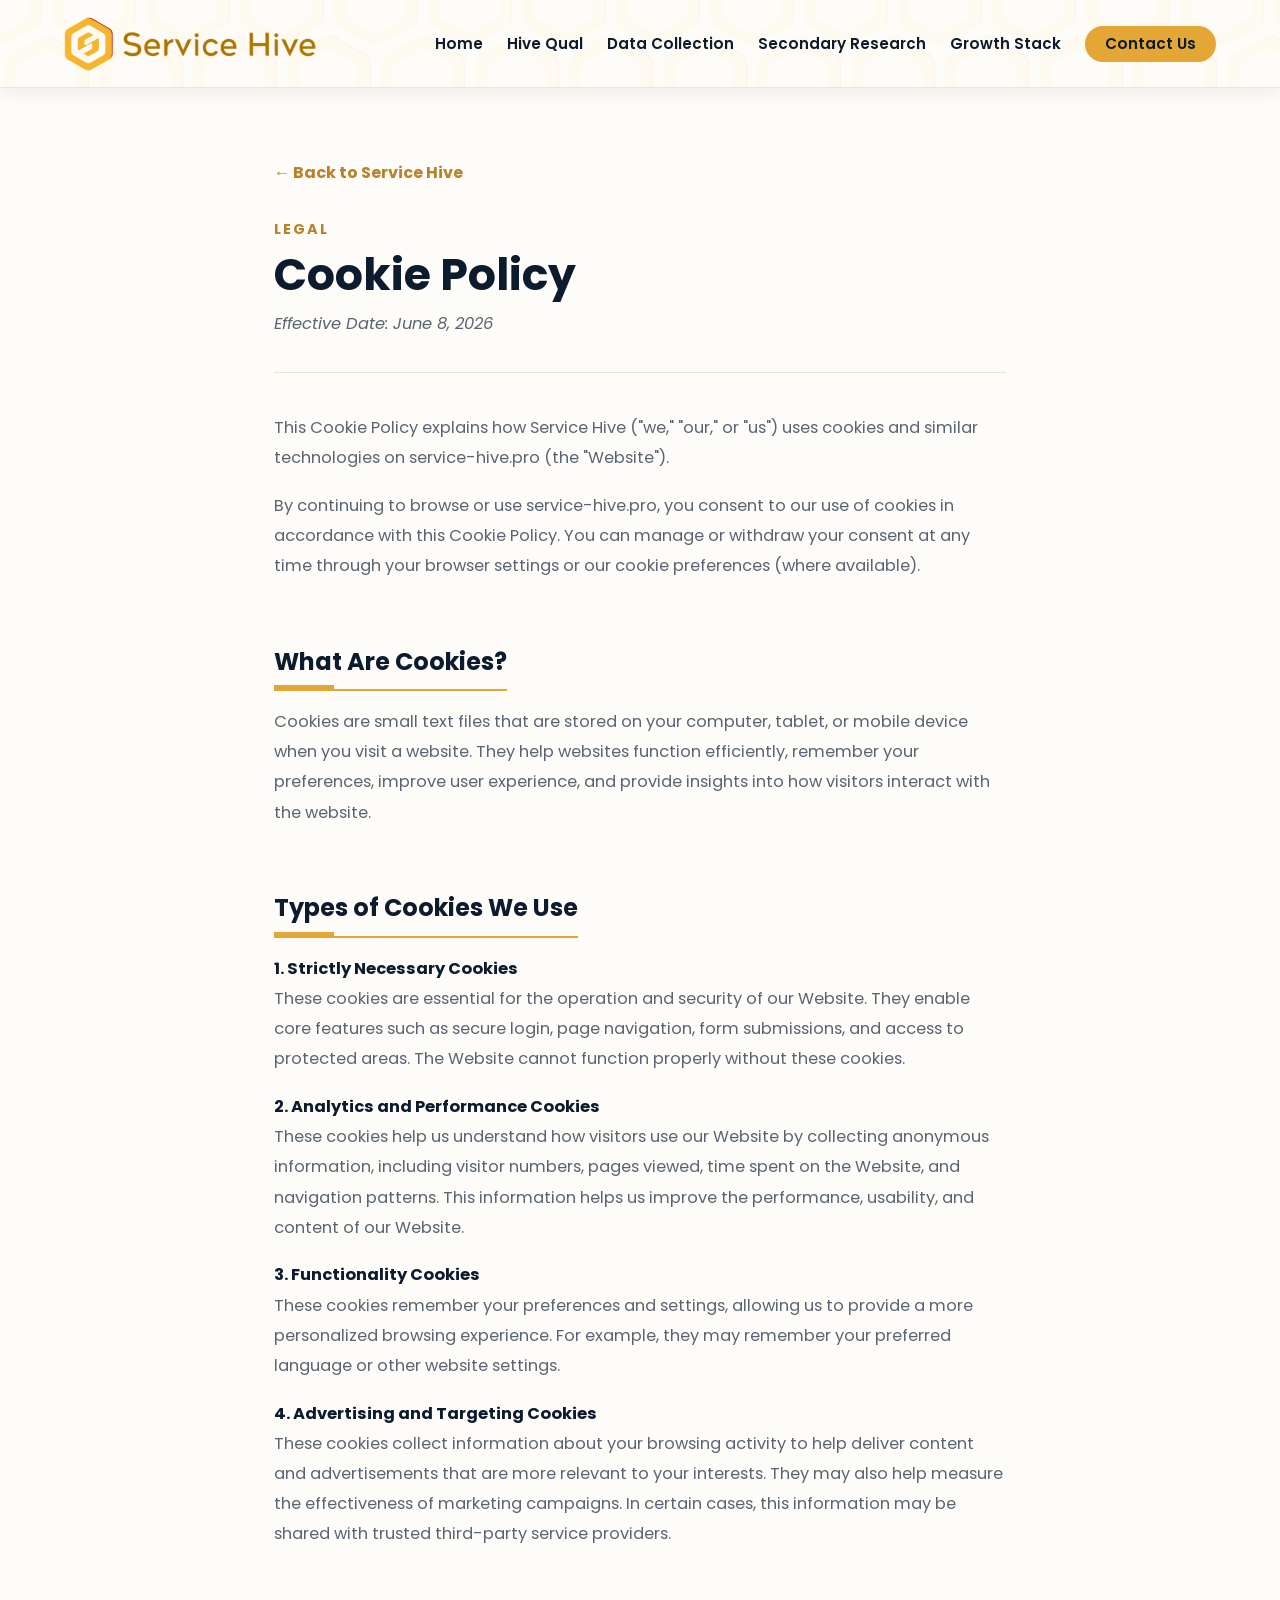
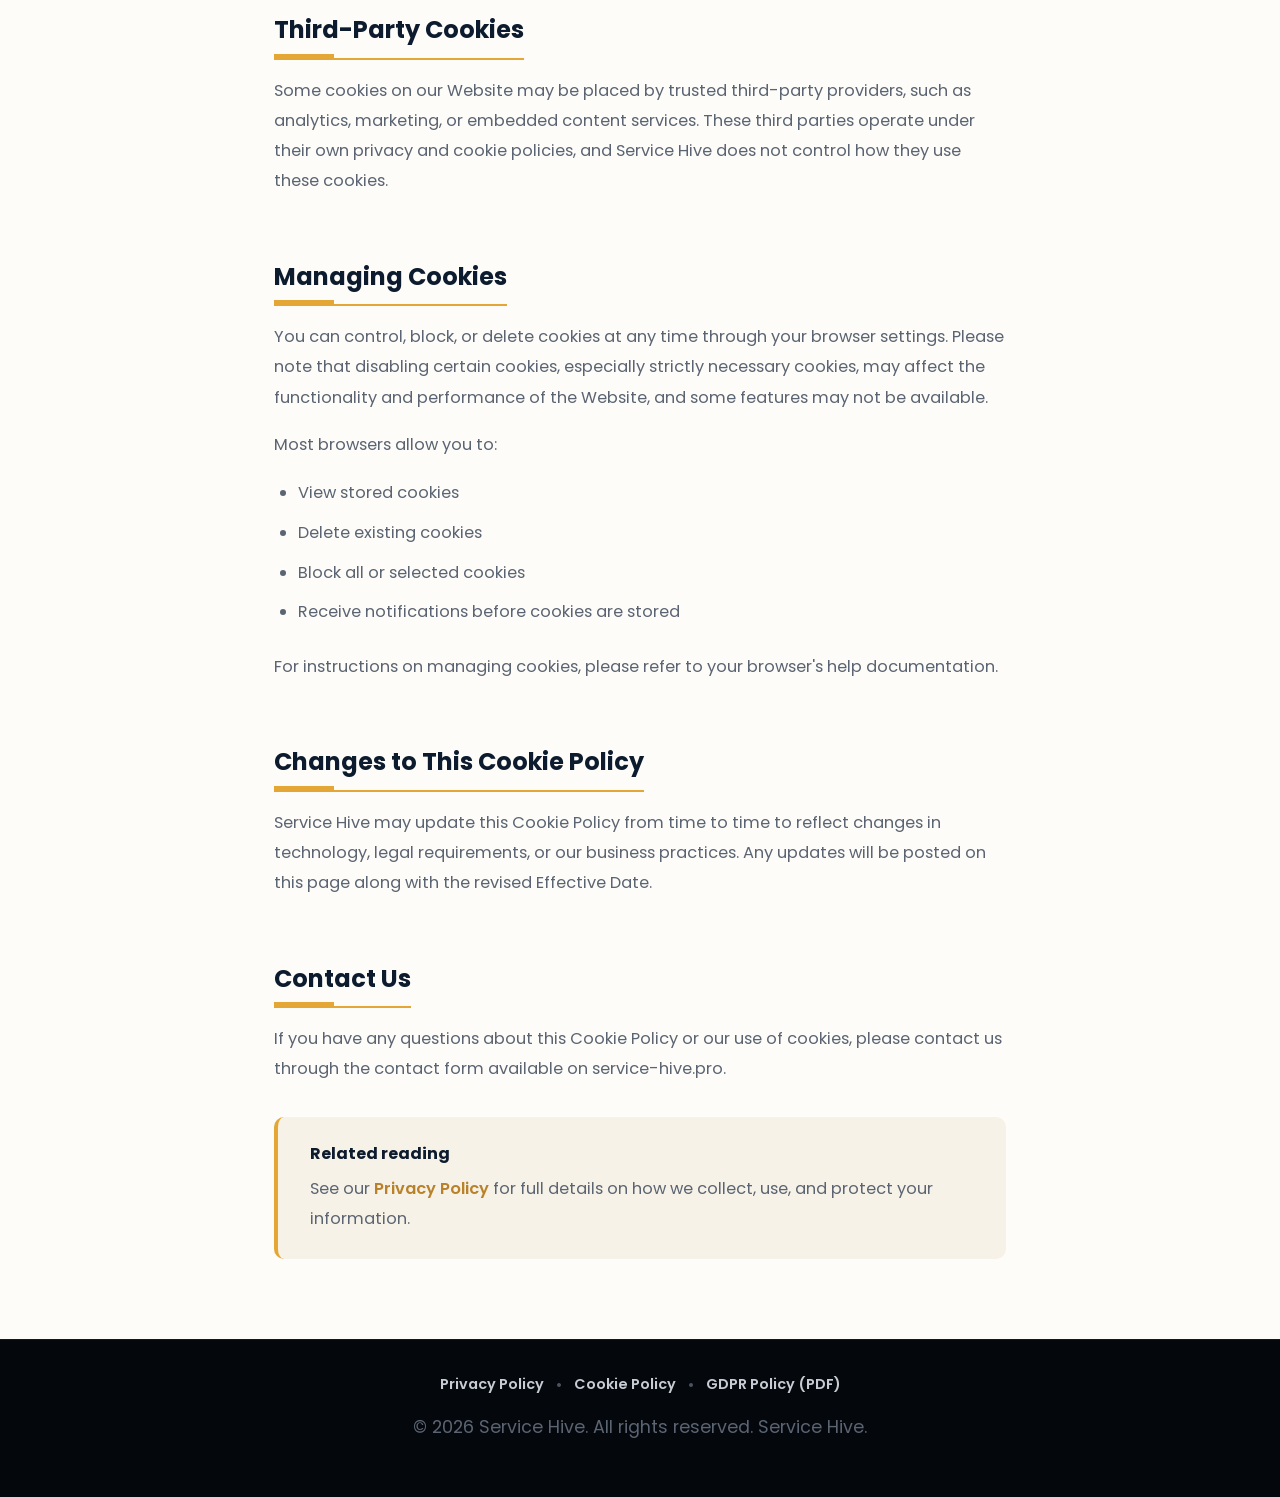
<file: cookie-policy.html>
<!DOCTYPE html>
<html lang="en">
<head>
    <meta charset="UTF-8">
    <meta name="viewport" content="width=device-width, initial-scale=1.0">
    <title>Cookie Policy | Service Hive</title>
    <link href="https://fonts.googleapis.com/css2?family=Poppins:wght@300;400;500;600;700;800&family=Merriweather:ital@0;1&display=swap" rel="stylesheet">
    <link rel="icon" type="image/png" href="assets/logo-icon.png">
    <link rel="stylesheet" href="assets/style.css">
</head>
<body>

    <!-- Navigation -->
    <nav>
        <div class="nav-bg"></div>

        <a href="index.html" class="logo" style="text-decoration:none;">
            <img src="assets/logo-full.png" alt="Service Hive" class="logo-full">
        </a>

        <div class="menu-toggle" id="mobile-menu">
            <span></span>
            <span></span>
            <span></span>
        </div>

        <div class="nav-links" id="nav-links">
            <a href="index.html#home">Home</a>
            <a href="index.html#qual">Hive Qual</a>
            <a href="index.html#data">Data Collection</a>
            <a href="index.html#secondary">Secondary Research</a>
            <a href="index.html#growth">Growth Stack</a>
            <a href="index.html#contact" class="btn">Contact Us</a>
        </div>
    </nav>

    <div class="legal-page">
        <a href="index.html" class="legal-back-link">&larr; Back to Service Hive</a>

        <div class="legal-eyebrow">Legal</div>
        <h1>Cookie Policy</h1>
        <p class="legal-updated">Effective Date: June 8, 2026</p>

        <p>This Cookie Policy explains how Service Hive ("we," "our," or "us") uses cookies and similar technologies on service-hive.pro (the "Website").</p>

        <p>By continuing to browse or use service-hive.pro, you consent to our use of cookies in accordance with this Cookie Policy. You can manage or withdraw your consent at any time through your browser settings or our cookie preferences (where available).</p>

        <h2>What Are Cookies?</h2>
        <p>Cookies are small text files that are stored on your computer, tablet, or mobile device when you visit a website. They help websites function efficiently, remember your preferences, improve user experience, and provide insights into how visitors interact with the website.</p>

        <h2>Types of Cookies We Use</h2>

        <p><strong>1. Strictly Necessary Cookies</strong><br>
        These cookies are essential for the operation and security of our Website. They enable core features such as secure login, page navigation, form submissions, and access to protected areas. The Website cannot function properly without these cookies.</p>

        <p><strong>2. Analytics and Performance Cookies</strong><br>
        These cookies help us understand how visitors use our Website by collecting anonymous information, including visitor numbers, pages viewed, time spent on the Website, and navigation patterns. This information helps us improve the performance, usability, and content of our Website.</p>

        <p><strong>3. Functionality Cookies</strong><br>
        These cookies remember your preferences and settings, allowing us to provide a more personalized browsing experience. For example, they may remember your preferred language or other website settings.</p>

        <p><strong>4. Advertising and Targeting Cookies</strong><br>
        These cookies collect information about your browsing activity to help deliver content and advertisements that are more relevant to your interests. They may also help measure the effectiveness of marketing campaigns. In certain cases, this information may be shared with trusted third-party service providers.</p>

        <h2>Third-Party Cookies</h2>
        <p>Some cookies on our Website may be placed by trusted third-party providers, such as analytics, marketing, or embedded content services. These third parties operate under their own privacy and cookie policies, and Service Hive does not control how they use these cookies.</p>

        <h2>Managing Cookies</h2>
        <p>You can control, block, or delete cookies at any time through your browser settings. Please note that disabling certain cookies, especially strictly necessary cookies, may affect the functionality and performance of the Website, and some features may not be available.</p>

        <p>Most browsers allow you to:</p>
        <ul>
            <li>View stored cookies</li>
            <li>Delete existing cookies</li>
            <li>Block all or selected cookies</li>
            <li>Receive notifications before cookies are stored</li>
        </ul>
        <p>For instructions on managing cookies, please refer to your browser's help documentation.</p>

        <h2>Changes to This Cookie Policy</h2>
        <p>Service Hive may update this Cookie Policy from time to time to reflect changes in technology, legal requirements, or our business practices. Any updates will be posted on this page along with the revised Effective Date.</p>

        <h2>Contact Us</h2>
        <p>If you have any questions about this Cookie Policy or our use of cookies, please contact us through the contact form available on service-hive.pro.</p>

        <div class="legal-contact-box">
            <strong>Related reading</strong>
            <p style="margin-bottom:0; margin-top:0.5rem;">See our <a href="privacy-policy.html" target="_blank" rel="noopener" style="color: var(--primary-honey-dark); font-weight:600;">Privacy Policy</a> for full details on how we collect, use, and protect your information.</p>
        </div>
    </div>

    <div class="footer-bottom">
        <div class="footer-legal-links">
            <a href="privacy-policy.html" target="_blank" rel="noopener">Privacy Policy</a>
            <span class="footer-dot">•</span>
            <a href="cookie-policy.html" target="_blank" rel="noopener">Cookie Policy</a>
            <span class="footer-dot">•</span>
            <a href="assets/documents/ServiceHive_GDPR_Policy.pdf" download>GDPR Policy (PDF)</a>
        </div>
        <p>&copy; 2026 Service Hive. All rights reserved. Service Hive.</p>
    </div>

    <script>
        const mobileMenu = document.getElementById('mobile-menu');
        const navLinks = document.getElementById('nav-links');
        const navItems = document.querySelectorAll('.nav-links a');
        mobileMenu.addEventListener('click', () => {
            mobileMenu.classList.toggle('active');
            navLinks.classList.toggle('active');
        });
        navItems.forEach(item => {
            item.addEventListener('click', () => {
                mobileMenu.classList.remove('active');
                navLinks.classList.remove('active');
            });
        });
    </script>

</body>
</html>
</file>
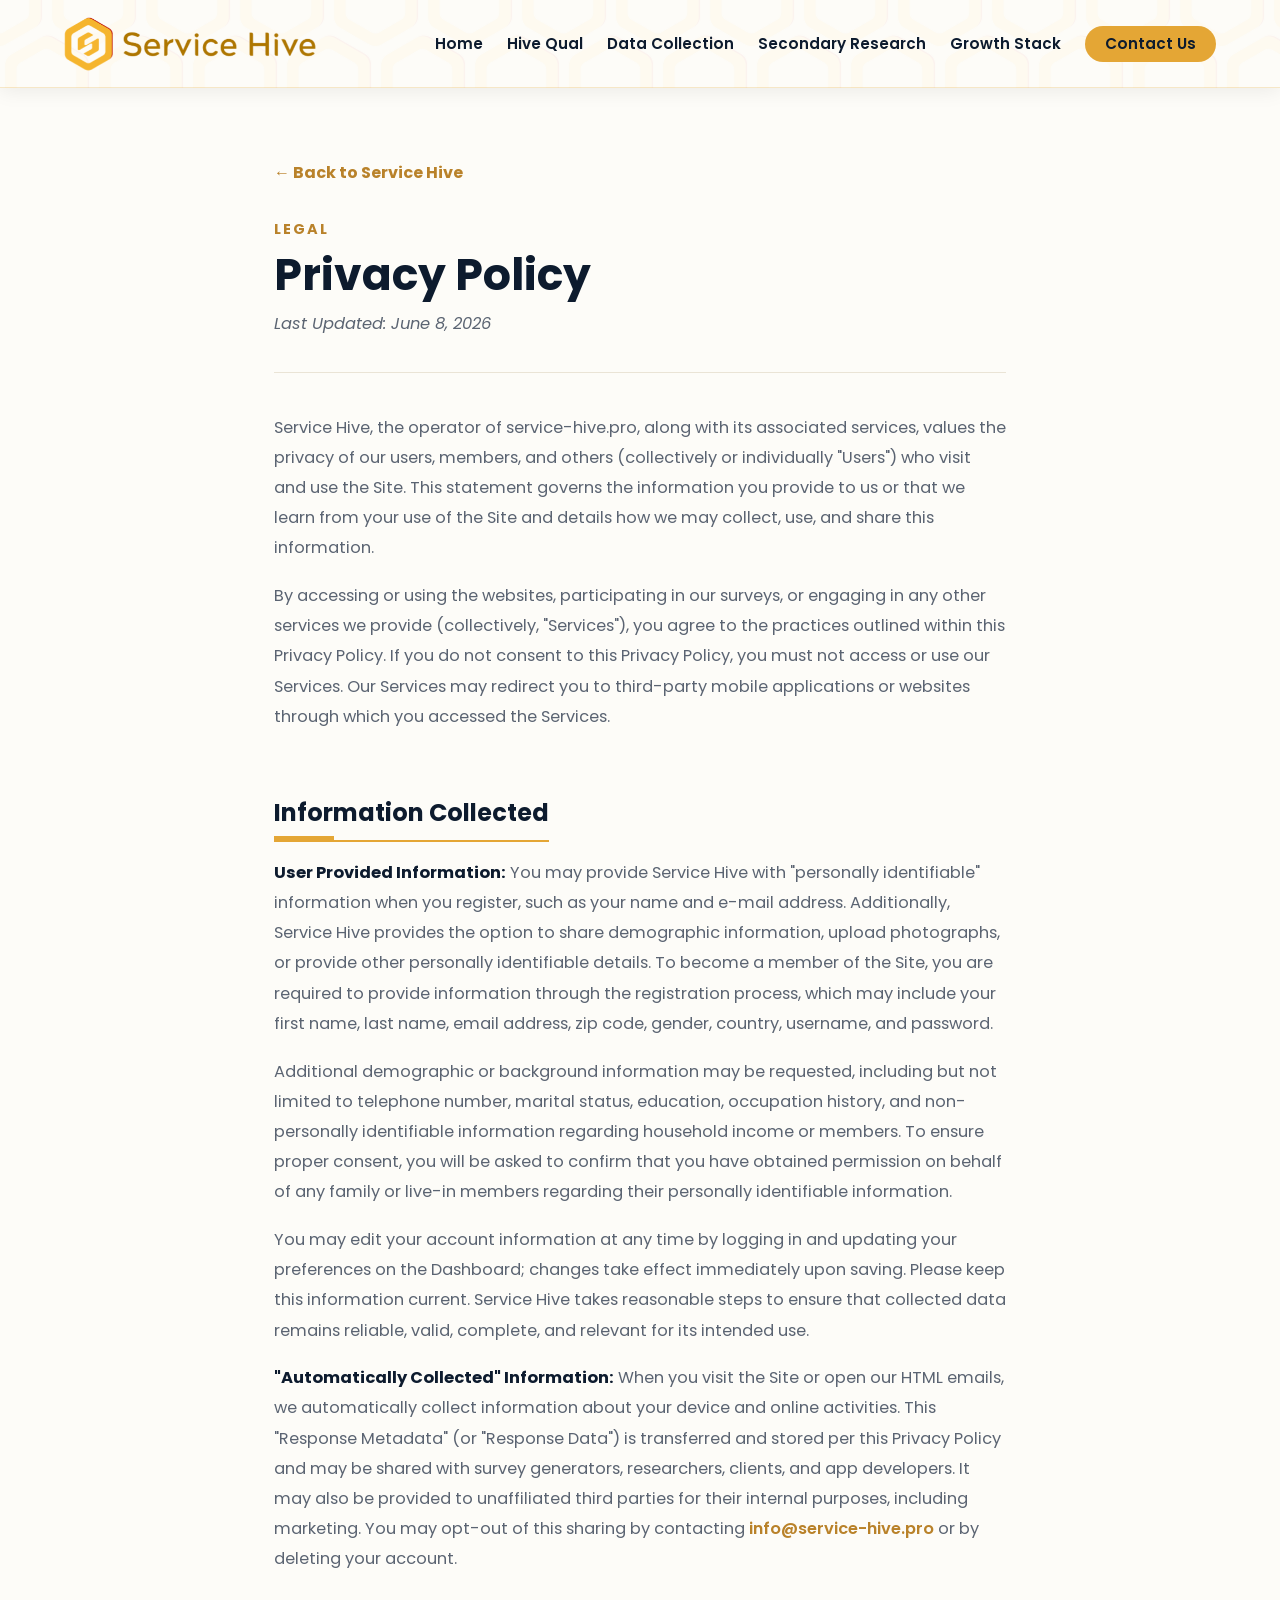
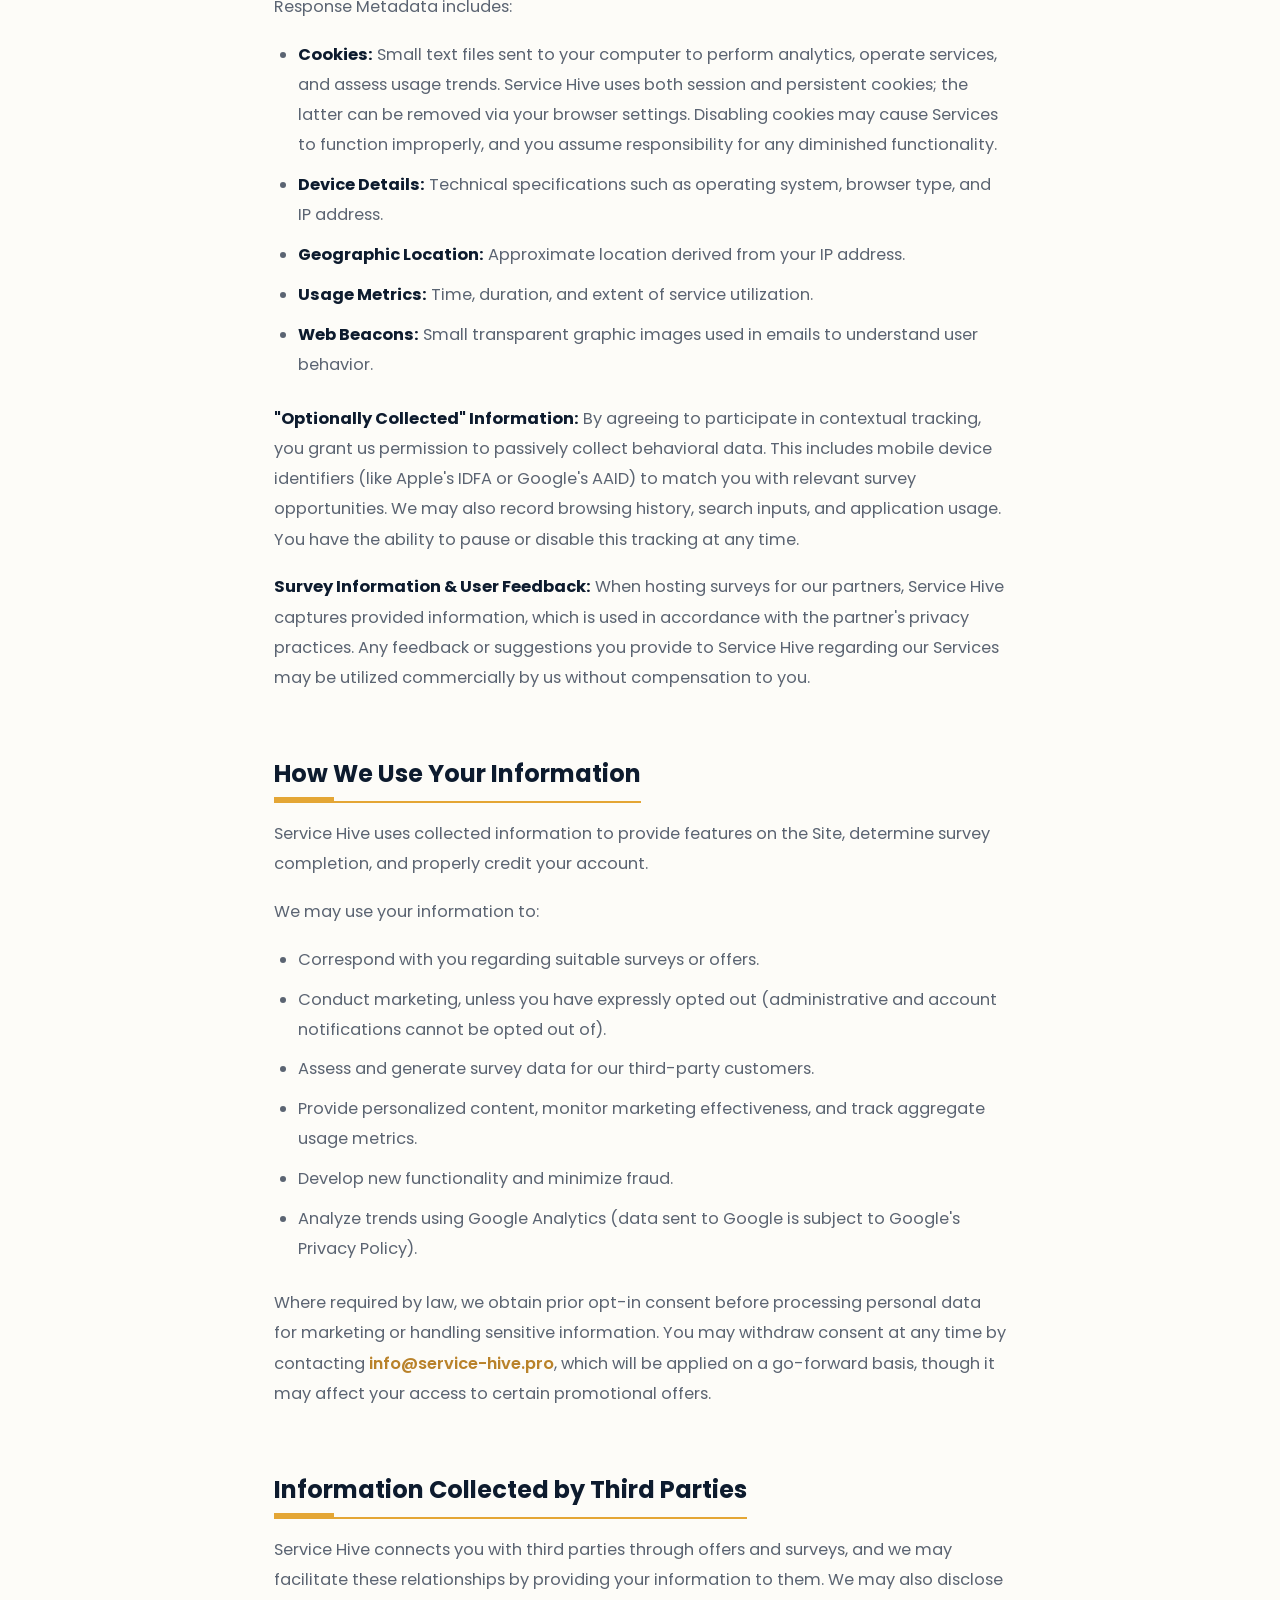
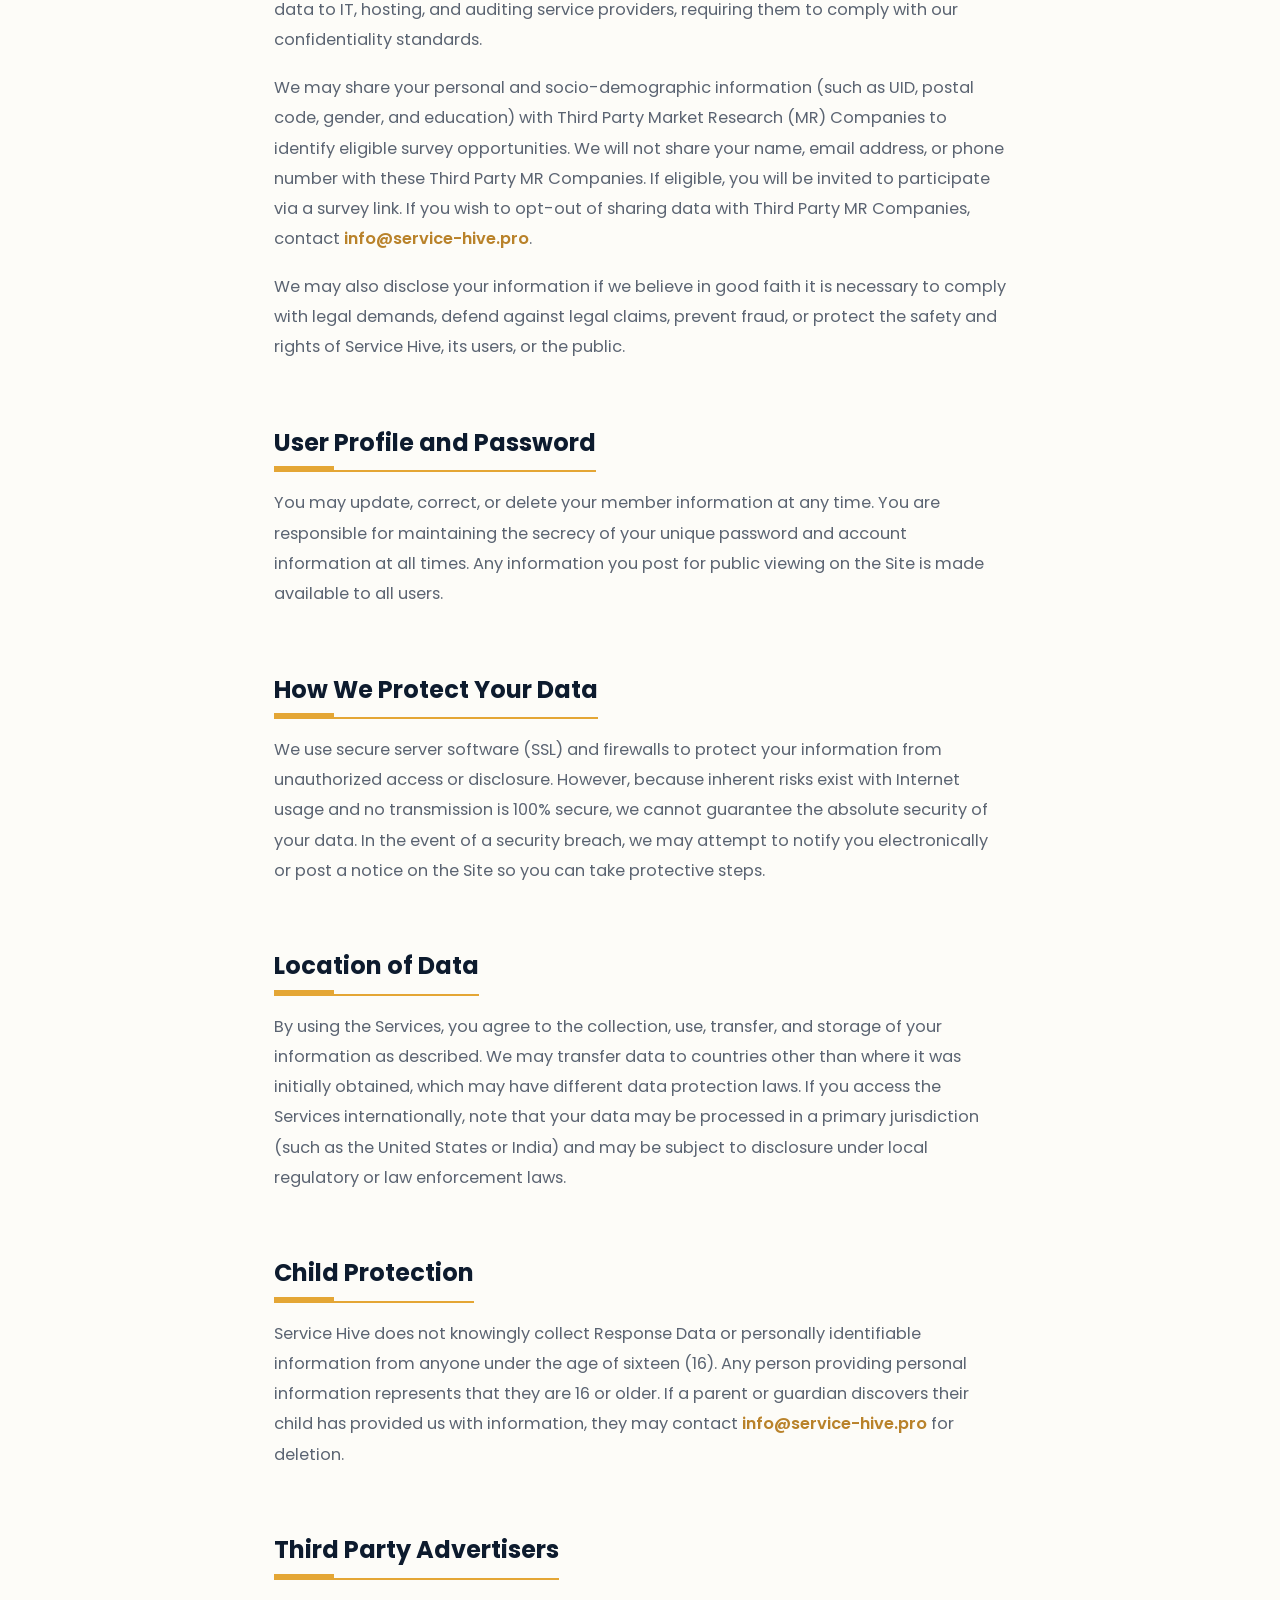
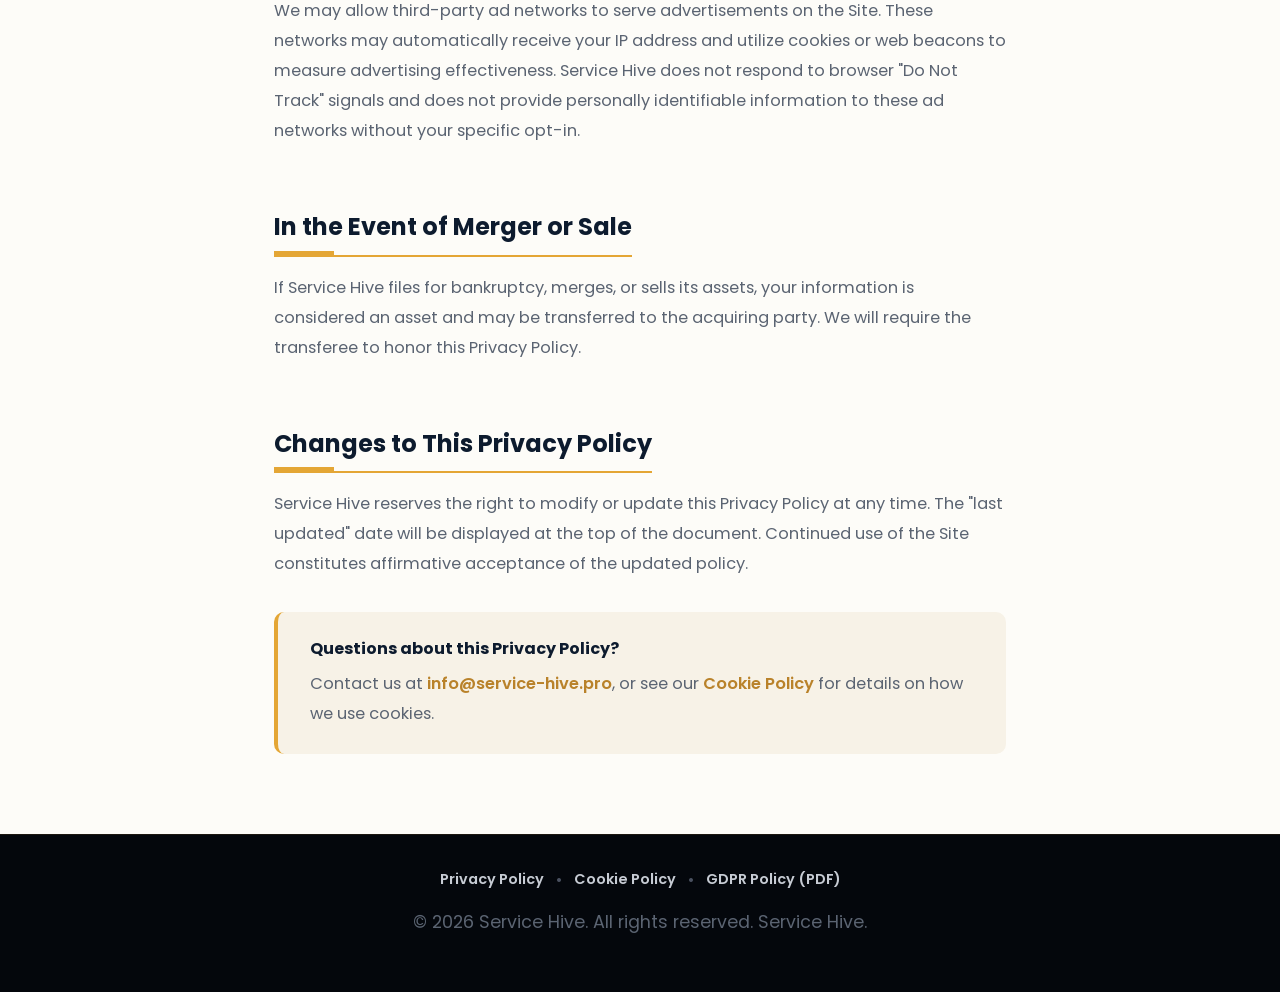
<file: privacy-policy.html>
<!DOCTYPE html>
<html lang="en">
<head>
    <meta charset="UTF-8">
    <meta name="viewport" content="width=device-width, initial-scale=1.0">
    <title>Privacy Policy | Service Hive</title>
    <link href="https://fonts.googleapis.com/css2?family=Poppins:wght@300;400;500;600;700;800&family=Merriweather:ital@0;1&display=swap" rel="stylesheet">
    <link rel="icon" type="image/png" href="assets/logo-icon.png">
    <link rel="stylesheet" href="assets/style.css">
</head>
<body>

    <!-- Navigation -->
    <nav>
        <div class="nav-bg"></div>

        <a href="index.html" class="logo" style="text-decoration:none;">
            <img src="assets/logo-full.png" alt="Service Hive" class="logo-full">
        </a>

        <div class="menu-toggle" id="mobile-menu">
            <span></span>
            <span></span>
            <span></span>
        </div>

        <div class="nav-links" id="nav-links">
            <a href="index.html#home">Home</a>
            <a href="index.html#qual">Hive Qual</a>
            <a href="index.html#data">Data Collection</a>
            <a href="index.html#secondary">Secondary Research</a>
            <a href="index.html#growth">Growth Stack</a>
            <a href="index.html#contact" class="btn">Contact Us</a>
        </div>
    </nav>

    <div class="legal-page">
        <a href="index.html" class="legal-back-link">&larr; Back to Service Hive</a>

        <div class="legal-eyebrow">Legal</div>
        <h1>Privacy Policy</h1>
        <p class="legal-updated">Last Updated: June 8, 2026</p>

        <p>Service Hive, the operator of service-hive.pro, along with its associated services, values the privacy of our users, members, and others (collectively or individually "Users") who visit and use the Site. This statement governs the information you provide to us or that we learn from your use of the Site and details how we may collect, use, and share this information.</p>

        <p>By accessing or using the websites, participating in our surveys, or engaging in any other services we provide (collectively, "Services"), you agree to the practices outlined within this Privacy Policy. If you do not consent to this Privacy Policy, you must not access or use our Services. Our Services may redirect you to third-party mobile applications or websites through which you accessed the Services.</p>

        <h2>Information Collected</h2>

        <p><strong>User Provided Information:</strong> You may provide Service Hive with "personally identifiable" information when you register, such as your name and e-mail address. Additionally, Service Hive provides the option to share demographic information, upload photographs, or provide other personally identifiable details. To become a member of the Site, you are required to provide information through the registration process, which may include your first name, last name, email address, zip code, gender, country, username, and password.</p>

        <p>Additional demographic or background information may be requested, including but not limited to telephone number, marital status, education, occupation history, and non-personally identifiable information regarding household income or members. To ensure proper consent, you will be asked to confirm that you have obtained permission on behalf of any family or live-in members regarding their personally identifiable information.</p>

        <p>You may edit your account information at any time by logging in and updating your preferences on the Dashboard; changes take effect immediately upon saving. Please keep this information current. Service Hive takes reasonable steps to ensure that collected data remains reliable, valid, complete, and relevant for its intended use.</p>

        <p><strong>"Automatically Collected" Information:</strong> When you visit the Site or open our HTML emails, we automatically collect information about your device and online activities. This "Response Metadata" (or "Response Data") is transferred and stored per this Privacy Policy and may be shared with survey generators, researchers, clients, and app developers. It may also be provided to unaffiliated third parties for their internal purposes, including marketing. You may opt-out of this sharing by contacting <a href="mailto:info@service-hive.pro" style="color: var(--primary-honey-dark); font-weight:600;">info@service-hive.pro</a> or by deleting your account.</p>

        <p>Response Metadata includes:</p>
        <ul>
            <li><strong>Cookies:</strong> Small text files sent to your computer to perform analytics, operate services, and assess usage trends. Service Hive uses both session and persistent cookies; the latter can be removed via your browser settings. Disabling cookies may cause Services to function improperly, and you assume responsibility for any diminished functionality.</li>
            <li><strong>Device Details:</strong> Technical specifications such as operating system, browser type, and IP address.</li>
            <li><strong>Geographic Location:</strong> Approximate location derived from your IP address.</li>
            <li><strong>Usage Metrics:</strong> Time, duration, and extent of service utilization.</li>
            <li><strong>Web Beacons:</strong> Small transparent graphic images used in emails to understand user behavior.</li>
        </ul>

        <p><strong>"Optionally Collected" Information:</strong> By agreeing to participate in contextual tracking, you grant us permission to passively collect behavioral data. This includes mobile device identifiers (like Apple's IDFA or Google's AAID) to match you with relevant survey opportunities. We may also record browsing history, search inputs, and application usage. You have the ability to pause or disable this tracking at any time.</p>

        <p><strong>Survey Information & User Feedback:</strong> When hosting surveys for our partners, Service Hive captures provided information, which is used in accordance with the partner's privacy practices. Any feedback or suggestions you provide to Service Hive regarding our Services may be utilized commercially by us without compensation to you.</p>

        <h2>How We Use Your Information</h2>

        <p>Service Hive uses collected information to provide features on the Site, determine survey completion, and properly credit your account.</p>

        <p>We may use your information to:</p>
        <ul>
            <li>Correspond with you regarding suitable surveys or offers.</li>
            <li>Conduct marketing, unless you have expressly opted out (administrative and account notifications cannot be opted out of).</li>
            <li>Assess and generate survey data for our third-party customers.</li>
            <li>Provide personalized content, monitor marketing effectiveness, and track aggregate usage metrics.</li>
            <li>Develop new functionality and minimize fraud.</li>
            <li>Analyze trends using Google Analytics (data sent to Google is subject to Google's Privacy Policy).</li>
        </ul>

        <p>Where required by law, we obtain prior opt-in consent before processing personal data for marketing or handling sensitive information. You may withdraw consent at any time by contacting <a href="mailto:info@service-hive.pro" style="color: var(--primary-honey-dark); font-weight:600;">info@service-hive.pro</a>, which will be applied on a go-forward basis, though it may affect your access to certain promotional offers.</p>

        <h2>Information Collected by Third Parties</h2>

        <p>Service Hive connects you with third parties through offers and surveys, and we may facilitate these relationships by providing your information to them. We may also disclose data to IT, hosting, and auditing service providers, requiring them to comply with our confidentiality standards.</p>

        <p>We may share your personal and socio-demographic information (such as UID, postal code, gender, and education) with Third Party Market Research (MR) Companies to identify eligible survey opportunities. We will not share your name, email address, or phone number with these Third Party MR Companies. If eligible, you will be invited to participate via a survey link. If you wish to opt-out of sharing data with Third Party MR Companies, contact <a href="mailto:info@service-hive.pro" style="color: var(--primary-honey-dark); font-weight:600;">info@service-hive.pro</a>.</p>

        <p>We may also disclose your information if we believe in good faith it is necessary to comply with legal demands, defend against legal claims, prevent fraud, or protect the safety and rights of Service Hive, its users, or the public.</p>

        <h2>User Profile and Password</h2>

        <p>You may update, correct, or delete your member information at any time. You are responsible for maintaining the secrecy of your unique password and account information at all times. Any information you post for public viewing on the Site is made available to all users.</p>

        <h2>How We Protect Your Data</h2>

        <p>We use secure server software (SSL) and firewalls to protect your information from unauthorized access or disclosure. However, because inherent risks exist with Internet usage and no transmission is 100% secure, we cannot guarantee the absolute security of your data. In the event of a security breach, we may attempt to notify you electronically or post a notice on the Site so you can take protective steps.</p>

        <h2>Location of Data</h2>

        <p>By using the Services, you agree to the collection, use, transfer, and storage of your information as described. We may transfer data to countries other than where it was initially obtained, which may have different data protection laws. If you access the Services internationally, note that your data may be processed in a primary jurisdiction (such as the United States or India) and may be subject to disclosure under local regulatory or law enforcement laws.</p>

        <h2>Child Protection</h2>

        <p>Service Hive does not knowingly collect Response Data or personally identifiable information from anyone under the age of sixteen (16). Any person providing personal information represents that they are 16 or older. If a parent or guardian discovers their child has provided us with information, they may contact <a href="mailto:info@service-hive.pro" style="color: var(--primary-honey-dark); font-weight:600;">info@service-hive.pro</a> for deletion.</p>

        <h2>Third Party Advertisers</h2>

        <p>We may allow third-party ad networks to serve advertisements on the Site. These networks may automatically receive your IP address and utilize cookies or web beacons to measure advertising effectiveness. Service Hive does not respond to browser "Do Not Track" signals and does not provide personally identifiable information to these ad networks without your specific opt-in.</p>

        <h2>In the Event of Merger or Sale</h2>

        <p>If Service Hive files for bankruptcy, merges, or sells its assets, your information is considered an asset and may be transferred to the acquiring party. We will require the transferee to honor this Privacy Policy.</p>

        <h2>Changes to This Privacy Policy</h2>

        <p>Service Hive reserves the right to modify or update this Privacy Policy at any time. The "last updated" date will be displayed at the top of the document. Continued use of the Site constitutes affirmative acceptance of the updated policy.</p>

        <div class="legal-contact-box">
            <strong>Questions about this Privacy Policy?</strong>
            <p style="margin-bottom:0; margin-top:0.5rem;">Contact us at <a href="mailto:info@service-hive.pro" style="color: var(--primary-honey-dark); font-weight:600;">info@service-hive.pro</a>, or see our <a href="cookie-policy.html" target="_blank" rel="noopener" style="color: var(--primary-honey-dark); font-weight:600;">Cookie Policy</a> for details on how we use cookies.</p>
        </div>
    </div>

    <div class="footer-bottom">
        <div class="footer-legal-links">
            <a href="privacy-policy.html" target="_blank" rel="noopener">Privacy Policy</a>
            <span class="footer-dot">•</span>
            <a href="cookie-policy.html" target="_blank" rel="noopener">Cookie Policy</a>
            <span class="footer-dot">•</span>
            <a href="assets/documents/ServiceHive_GDPR_Policy.pdf" download>GDPR Policy (PDF)</a>
        </div>
        <p>&copy; 2026 Service Hive. All rights reserved. Service Hive.</p>
    </div>

    <script>
        const mobileMenu = document.getElementById('mobile-menu');
        const navLinks = document.getElementById('nav-links');
        const navItems = document.querySelectorAll('.nav-links a');
        mobileMenu.addEventListener('click', () => {
            mobileMenu.classList.toggle('active');
            navLinks.classList.toggle('active');
        });
        navItems.forEach(item => {
            item.addEventListener('click', () => {
                mobileMenu.classList.remove('active');
                navLinks.classList.remove('active');
            });
        });
    </script>

</body>
</html>
</file>
<file: assets/style.css>
:root {
            --navy-deep: #0D1B2E;
            --navy-base: #0F1F35;
            --navy-elevated: #14263E;
            --navy-elevated-2: #182B46;
            --primary-honey: #E4A635;
            --primary-honey-dark: #B9822A;
            --honey-light: #F0C666;
            --dark-text: #0D1B2E;
            --light-text: #5B6472;
            --light-bg: #FDFCF8;
            --white: #FFFFFF;
            --section-bg: #F7F2E7;
            --accent-hex: polygon(50% 0%, 100% 25%, 100% 75%, 50% 100%, 0% 75%, 0% 25%);
        }

        * {
            margin: 0;
            padding: 0;
            box-sizing: border-box;
        }

        body {
            font-family: 'Poppins', sans-serif;
            color: var(--dark-text);
            background-color: var(--light-bg);
            line-height: 1.6;
            overflow-x: hidden;
        }

        h1, h2, h3, h4 {
            font-weight: 700;
            color: var(--dark-text);
            margin-bottom: 1rem;
        }

        h1 { font-size: 3.5rem; line-height: 1.2; }
        h2 { font-size: 2.5rem; position: relative; padding-bottom: 10px; }
        h2::after {
            content: '';
            position: absolute;
            bottom: 0;
            left: 0;
            width: 60px;
            height: 4px;
            background-color: var(--primary-honey);
        }
        h3 { font-size: 1.5rem; color: var(--dark-text); font-weight: 600; }

        p {
            font-size: 1.1rem;
            color: var(--light-text);
            margin-bottom: 1.5rem;
        }

        a {
            text-decoration: none;
            color: inherit;
        }

        /* Navigation Redesign */
        nav {
            position: fixed;
            top: 0;
            width: 100%;
            height: 88px;
            display: flex;
            justify-content: space-between;
            align-items: center;
            z-index: 1000;
        }

        .nav-bg {
            position: absolute;
            top: 0; left: 0; right: 0;
            height: 88px; 
            background-color: rgba(253, 252, 248, 0.96);
            backdrop-filter: blur(10px);
            -webkit-backdrop-filter: blur(10px);
            /* Light honeycomb pattern */
            background-image: url("patterns/hex-tile.svg");
            background-repeat: repeat;
            box-shadow: 0 2px 20px rgba(0,0,0,0.08);
            border-bottom: 1px solid rgba(228,166,53,0.25);
            z-index: -2;
        }

        .logo {
            display: flex;
            align-items: center;
            gap: 16px;
            z-index: 1001; 
            padding: 0 25px 0 5%; 
        }

        .logo img.logo-full {
            height: 62px;
            width: auto;
            display: block;
        }

        .nav-links {
            display: flex;
            gap: 2rem;
            align-items: center;
            padding: 0 5%;
        }

        .nav-links a {
            font-weight: 600;
            color: var(--dark-text); /* Standard dark text */
            transition: color 0.3s;
        }

        .nav-links a:hover {
            color: var(--primary-honey);
        }

        .nav-links a.btn, .nav-links a.btn:hover {
            color: var(--navy-deep);
        }

        /* Generic & Nav Button */
        .btn {
            background-color: var(--primary-honey);
            color: var(--navy-deep);
            padding: 10px 24px; 
            border-radius: 30px;
            font-weight: 600;
            transition: background 0.3s, transform 0.2s;
            display: inline-block;
            text-align: center;
        }

        .nav-links .btn {
            padding: 6px 20px; /* Minimal padding for nav */
        }

        .btn:hover, .nav-links .btn:hover {
            background-color: var(--honey-light);
            color: var(--navy-deep);
            transform: translateY(-2px);
        }

        /* Mobile Menu Toggle */
        .menu-toggle {
            display: none;
            flex-direction: column;
            cursor: pointer;
            gap: 5px;
            z-index: 1001;
            height: 66px;
            justify-content: center;
            padding-right: 5%;
        }

        .menu-toggle span {
            width: 25px;
            height: 3px;
            background-color: var(--dark-text);
            transition: 0.3s;
            border-radius: 2px;
        }

        /* Sections */
        section {
            padding: 50px 5%; 
            position: relative;
            overflow: hidden;
            background-image: url("patterns/hex-tile.svg");
            background-repeat: repeat;
        }
        
        /* Ensure content stays above ambient texture */
        .hero-content, .hero-image-container, .split-content, .split-image, .grid-2, .grid-3, .contact-grid {
            position: relative;
            z-index: 2;
        }

        /* Hovering Bees Animation - Section Bound with Wide Movement */
        .bee {
            position: absolute;
            font-size: 1.8rem;
            z-index: 0;
            pointer-events: none; 
            opacity: 0.6;
            filter: drop-shadow(0 3px 5px rgba(0,0,0,0.15));
        }

        .bee-a { animation: sweep1 18s ease-in-out infinite alternate; }
        .bee-b { animation: sweep2 22s ease-in-out infinite alternate-reverse; }
        .bee-c { animation: sweep3 25s ease-in-out infinite alternate; }

        @keyframes sweep1 {
            0% { transform: translate(0, 0) rotate(-15deg); }
            50% { transform: translate(25vw, 15vh) rotate(10deg); }
            100% { transform: translate(50vw, -10vh) rotate(-15deg); }
        }
        @keyframes sweep2 {
            0% { transform: translate(0, 0) rotate(15deg) scaleX(-1); }
            50% { transform: translate(-30vw, -20vh) rotate(-10deg) scaleX(-1); }
            100% { transform: translate(-55vw, 15vh) rotate(5deg) scaleX(-1); }
        }
        @keyframes sweep3 {
            0% { transform: translate(0, 0) rotate(-5deg); }
            50% { transform: translate(15vw, -25vh) rotate(20deg); }
            100% { transform: translate(-15vw, 20vh) rotate(-10deg); }
        }

        /* Hero */
        .hero {
            min-height: 90vh; 
            display: flex;
            align-items: center;
            justify-content: space-between;
            padding-top: 195px; 
            padding-bottom: 2rem; 
            background: linear-gradient(135deg, rgba(253,252,248,0.95) 0%, rgba(253,252,248,0.82) 100%), 
                        url('https://images.unsplash.com/photo-1587049352847-4d4b1ed7ab8f?ixlib=rb-4.0.3&auto=format&fit=crop&w=2000&q=80') center/cover;
            gap: 4rem; 
        }

        .hero-content {
            max-width: 600px;
            flex: 1;
        }

        .hero-subtitle {
            font-size: 1.25rem;
            font-weight: 600;
            color: var(--primary-honey-dark);
            margin-bottom: 2rem;
            text-transform: uppercase;
            letter-spacing: 2px;
        }

        .hero-image-container {
            flex: 1;
            display: flex;
            justify-content: flex-end; 
            max-width: 650px; 
            height: 600px; 
        }

        .hero-img {
            width: 100%;
            height: 100%;
            object-fit: cover;
            object-position: center;
            border-radius: 20px;
            box-shadow: 0 20px 40px rgba(0,0,0,0.15);
            border: 4px solid var(--primary-honey);
        }

        #why-we-built {
            padding-top: 3rem; 
        }

        /* Two Column Layouts */
        .split-section {
            display: flex;
            flex-wrap: wrap;
            gap: 4rem;
            align-items: stretch; 
        }

        .split-content {
            flex: 1;
            min-width: 300px;
            display: flex;
            flex-direction: column;
        }

        .split-image {
            flex: 1;
            min-width: 300px;
            position: relative;
            display: flex;
            align-items: center;
        }

        .split-image img {
            width: 100%;
            border-radius: 20px;
            box-shadow: 0 15px 30px rgba(0,0,0,0.1);
        }

        /* Grid Layouts */
        .grid-2 {
            display: grid;
            grid-template-columns: repeat(auto-fit, minmax(280px, 1fr));
            gap: 2rem;
            margin-top: 2rem;
        }

        .grid-3 {
            display: grid;
            grid-template-columns: repeat(auto-fit, minmax(280px, 1fr));
            gap: 2rem;
            margin-top: 3rem;
        }

        /* Cards */
        .card {
            background: var(--white);
            padding: 2.5rem;
            border-radius: 15px;
            box-shadow: 0 10px 30px rgba(0,0,0,0.08);
            border-top: 5px solid var(--primary-honey);
            transition: transform 0.3s;
            position: relative;
            overflow: hidden;
            height: 100%;
            z-index: 2;
        }

        .card:hover {
            transform: translateY(-10px);
        }
        
        .card::before {
            content: '';
            position: absolute;
            top: -20px;
            right: -20px;
            width: 100px;
            height: 100px;
            background: var(--section-bg);
            clip-path: var(--accent-hex);
            opacity: 0.5;
            z-index: -1;
        }
        
        .icon-box {
            width: 50px;
            height: 50px;
            background: var(--primary-honey);
            clip-path: var(--accent-hex);
            display: flex;
            align-items: center;
            justify-content: center;
            font-size: 1.5rem;
            margin-bottom: 1.5rem;
            color: var(--navy-deep);
        }

        /* Timeline / Pipeline */
        .pipeline {
            margin-top: 2rem;
            border-left: 3px solid var(--primary-honey);
            padding-left: 2rem;
            flex-grow: 1;
            display: flex;
            flex-direction: column;
            justify-content: space-between;
        }

        .pipeline-step {
            position: relative;
            margin-bottom: 2rem;
        }
        
        .pipeline-step:last-child {
            margin-bottom: 0;
        }

        .pipeline-step::before {
            content: '';
            position: absolute;
            left: -39px;
            top: 0;
            width: 20px;
            height: 20px;
            background: var(--white);
            border: 4px solid var(--primary-honey);
            border-radius: 50%;
        }

        .pipeline-step h4 {
            color: var(--dark-text);
            font-size: 1.25rem;
            margin-bottom: 0.5rem;
        }

        /* Tiers Styling */
        .tier-card {
            background: var(--white);
            border-radius: 12px;
            padding: 2rem;
            box-shadow: 0 5px 20px rgba(0,0,0,0.1);
            border-left: 5px solid var(--primary-honey);
            margin-bottom: 1.5rem;
            z-index: 2;
            position: relative;
        }
        
        .tier-card.elite {
            border-left: 5px solid var(--primary-honey-dark);
            background: linear-gradient(135deg, #FFFFFF 0%, #FBF3E1 100%);
            box-shadow: 0 8px 26px rgba(228,166,53,0.16);
        }
        
        .tier-card.custom {
            border-left: 5px solid var(--primary-honey);
            background: linear-gradient(135deg, var(--navy-deep) 0%, var(--navy-elevated-2) 100%);
            box-shadow: 0 10px 34px rgba(228,166,53,0.22);
            color: var(--white);
        }
        
        .tier-card.custom h4, .tier-card.custom p {
            color: var(--white);
        }

        /* Footer / Contact */
        .contact-section {
            background: var(--navy-deep);
            color: var(--white);
            padding: 60px 5%; 
            /* Dark hexagon texture bookend */
            background-image: url("patterns/hex-tile.svg");
            background-repeat: repeat;
        }

        .contact-section h2, .contact-section h3, .contact-section h4 {
            color: var(--white);
        }
        
        .contact-section h2::after {
            background-color: var(--primary-honey);
        }

        .contact-section p {
            color: #AEB4C0;
        }

        .contact-grid {
            display: grid;
            grid-template-columns: repeat(auto-fit, minmax(250px, 1fr));
            gap: 2rem;
            margin-top: 3rem;
        }

        .contact-item {
            display: flex;
            align-items: flex-start;
            gap: 15px;
            word-break: break-word; 
        }
        
        .contact-icon {
            font-size: 1.5rem;
            flex-shrink: 0; 
        }
        
        .email-address {
            white-space: nowrap;
        }

        .footer-bottom {
            text-align: center;
            padding: 2rem 5%;
            background: #04070C;
            color: #8891A0;
            border-top: 1px solid rgba(228,166,53,0.1);
        }

        .footer-legal-links {
            margin-bottom: 1rem;
            display: flex;
            justify-content: center;
            align-items: center;
            gap: 0.75rem;
            flex-wrap: wrap;
        }

        .footer-legal-links a {
            color: #C7CCD4;
            font-size: 0.9rem;
            font-weight: 600;
            transition: color 0.3s;
        }

        .footer-legal-links a:hover {
            color: var(--primary-honey);
        }

        .footer-legal-links .footer-dot {
            color: #4A5160;
        }

        /* Legal / Policy Pages */
        .legal-page {
            max-width: 860px;
            margin: 0 auto;
            padding: 160px 5% 5rem;
            position: relative;
            z-index: 2;
        }

        .legal-page .legal-eyebrow {
            color: var(--primary-honey-dark);
            font-weight: 700;
            letter-spacing: 2px;
            text-transform: uppercase;
            font-size: 0.9rem;
            margin-bottom: 0.5rem;
        }

        .legal-page h1 {
            font-size: 2.75rem;
            color: var(--dark-text);
            margin-bottom: 0.5rem;
        }

        .legal-page .legal-updated {
            color: var(--light-text);
            font-style: italic;
            margin-bottom: 2.5rem;
            padding-bottom: 2rem;
            border-bottom: 1px solid #EAE4D6;
        }

        .legal-page h2 {
            font-size: 1.5rem;
            color: var(--dark-text);
            margin-top: 2.75rem;
            margin-bottom: 1rem;
            padding-bottom: 0.5rem;
            border-bottom: 2px solid var(--primary-honey);
            display: inline-block;
        }

        .legal-page p {
            color: var(--light-text);
            line-height: 1.85;
            margin-bottom: 1.1rem;
            font-size: 1.02rem;
        }

        .legal-page ul, .legal-page ol {
            color: var(--light-text);
            line-height: 1.85;
            margin: 0 0 1.5rem 1.5rem;
            font-size: 1.02rem;
        }

        .legal-page li {
            margin-bottom: 0.6rem;
        }

        .legal-page strong {
            color: var(--dark-text);
        }

        .legal-back-link {
            display: inline-flex;
            align-items: center;
            gap: 0.5rem;
            color: var(--primary-honey-dark);
            font-weight: 700;
            margin-bottom: 2rem;
        }

        .legal-contact-box {
            background: var(--section-bg);
            border-left: 4px solid var(--primary-honey);
            border-radius: 10px;
            padding: 1.5rem 2rem;
            margin-top: 2rem;
        }

        /* Cookie Consent Banner */
        .cookie-banner {
            position: fixed;
            left: 20px; right: 20px; bottom: 20px;
            max-width: 720px;
            margin: 0 auto;
            background: var(--navy-deep);
            color: #E7E9ED;
            border-radius: 16px;
            padding: 1.5rem 1.75rem;
            box-shadow: 0 15px 45px rgba(0,0,0,0.35);
            border: 1px solid rgba(228,166,53,0.3);
            z-index: 3000;
            display: flex;
            align-items: center;
            gap: 1.5rem;
            flex-wrap: wrap;
            transform: translateY(140%);
            transition: transform 0.5s cubic-bezier(0.16, 1, 0.3, 1);
        }

        .cookie-banner.visible {
            transform: translateY(0);
        }

        .cookie-banner p {
            color: #C7CCD4;
            font-size: 0.92rem;
            line-height: 1.55;
            margin: 0;
            flex: 1;
            min-width: 240px;
        }

        .cookie-banner p a {
            color: var(--primary-honey);
            font-weight: 700;
            text-decoration: underline;
        }

        .cookie-banner .cookie-actions {
            display: flex;
            gap: 0.75rem;
            flex-shrink: 0;
        }

        .cookie-banner .btn-decline {
            background: transparent;
            border: 1px solid rgba(255,255,255,0.3);
            color: #C7CCD4;
            padding: 10px 20px;
            border-radius: 30px;
            font-weight: 600;
            font-size: 0.9rem;
            cursor: pointer;
            transition: border-color 0.3s, color 0.3s;
        }

        .cookie-banner .btn-decline:hover {
            border-color: var(--primary-honey);
            color: var(--primary-honey);
        }

        .cookie-banner .btn-accept {
            background: var(--primary-honey);
            color: var(--navy-deep);
            border: none;
            padding: 10px 24px;
            border-radius: 30px;
            font-weight: 700;
            font-size: 0.9rem;
            cursor: pointer;
            transition: background 0.3s, transform 0.2s;
        }

        .cookie-banner .btn-accept:hover {
            background: var(--honey-light);
            transform: translateY(-2px);
        }

        /* ==========================================
           RESPONSIVE DESIGN / MEDIA QUERIES
           ========================================== */

        /* ---- Navigation fit: new, wider logo ---- */
        @media screen and (min-width: 1181px) and (max-width: 1400px) {
            .logo img.logo-full { height: 54px; }
            .nav-links { gap: 1.5rem; padding-left: 0; }
            .nav-links a { font-size: 0.95rem; }
        }

        @media screen and (min-width: 1101px) and (max-width: 1180px) {
            .logo img.logo-full { height: 48px; }
            .nav-links { gap: 1.1rem; padding-left: 0; }
            .nav-links a { font-size: 0.9rem; }
        }

        /* Hamburger menu (kept off until the full nav no longer fits) */
        @media screen and (max-width: 1100px) {
            .menu-toggle { display: flex; height: 72px; }
            .nav-links {
                position: fixed; top: 0; right: -100%; height: 100vh; width: 70%;
                max-width: 300px; background-color: var(--white); flex-direction: column;
                justify-content: center; align-items: center; gap: 2rem;
                transition: 0.3s ease-in-out; box-shadow: -5px 0 15px rgba(0,0,0,0.1); padding: 2rem;
            }
            .nav-links a { font-size: 1rem; }
            .nav-links.active { right: 0; }
            .menu-toggle.active span:nth-child(1) { transform: rotate(45deg) translate(5px, 6px); }
            .menu-toggle.active span:nth-child(2) { opacity: 0; }
            .menu-toggle.active span:nth-child(3) { transform: rotate(-45deg) translate(5px, -6px); }
        }

        @media screen and (max-width: 1024px) {
            h1 { font-size: 3rem; }
            h2 { font-size: 2.2rem; }
            .hero { gap: 2rem; padding-top: 165px; min-height: auto; }
            .hero-image-container { height: 500px; max-width: 450px; }
            .split-section { gap: 3rem; }
        }

        @media screen and (max-width: 768px) {
            .logo img.logo-full { height: 46px; }
            .nav-bg { height: 72px; }
            nav { height: 72px; }
            .legal-page { padding-top: 110px; }
            .legal-page h1 { font-size: 2.1rem; }
            .cookie-banner { left: 12px; right: 12px; bottom: 12px; padding: 1.25rem; flex-direction: column; align-items: stretch; text-align: center; }
            .cookie-banner .cookie-actions { justify-content: center; }
            h1 { font-size: 2.5rem; }
            h2 { font-size: 2rem; }
            section { padding: 40px 5%; }
            .hero { flex-direction: column; text-align: center; padding-top: 150px; }
            .hero-content { max-width: 100%; display: flex; flex-direction: column; align-items: center; }
            .hero-image-container { width: 100%; max-width: 100%; height: 400px; margin-top: 2rem; justify-content: center; }
            .split-section { flex-direction: column; gap: 2rem; }
            #why-we-built .split-section { flex-direction: column-reverse; }
            h2::after { left: 50%; transform: translateX(-50%); }
            .split-content h2, .split-content h3 { text-align: center; }
            #why-we-built blockquote { text-align: left; }
            .card { padding: 1.5rem; }
            .split-content[style*="padding: 3rem"] { padding: 1.5rem !important; }
            .pipeline { margin-left: 10px; padding-left: 1.5rem; }
            .pipeline-step::before { left: -31px; width: 16px; height: 16px; }
            #growth h2 span { display: inline; font-size: 1.2rem; }
            .contact-section h2::after { left: 0; transform: none; }
            .contact-section { text-align: left; }
            .email-address { white-space: normal; word-break: break-all; }
            .bee { display: none; } /* Hide bees on mobile */
        }

        @media screen and (max-width: 480px) {
            h1 { font-size: 2.2rem; }
            .hero-image-container { height: 300px; }
            .logo img.logo-full { height: 38px; }
            .btn { width: 100%; } 
        }
</file>
